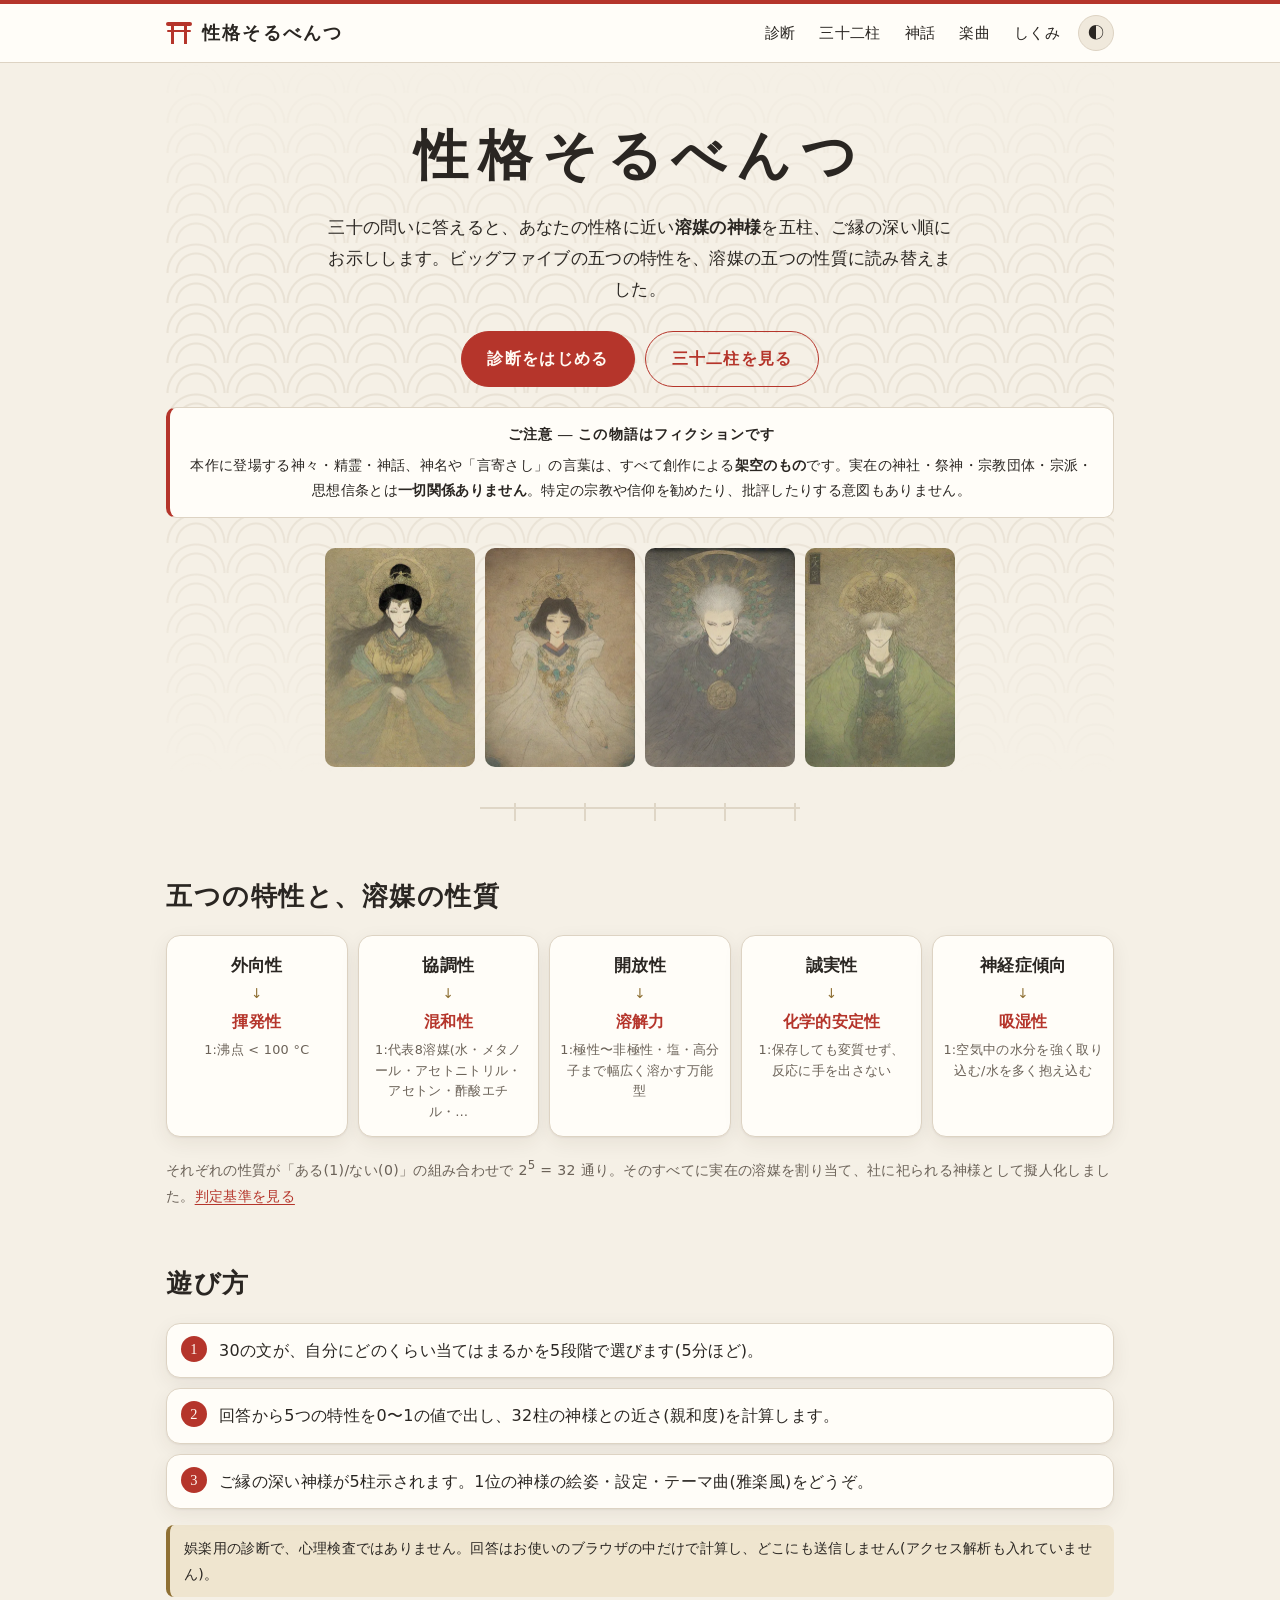
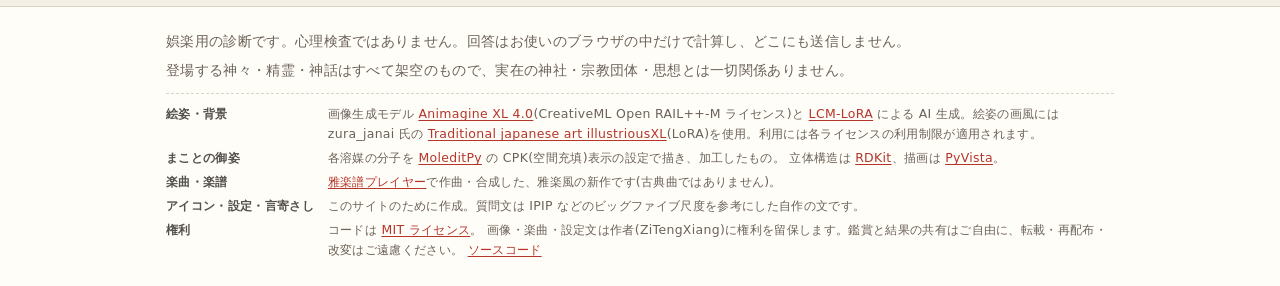
<file: index.html>
<!doctype html>
<html lang="ja">
<head>
<meta charset="utf-8">
<meta name="viewport" content="width=device-width, initial-scale=1">
<title>性格そるべんつ</title>
<meta name="description" content="30の質問から、あなたの性格に近い「溶媒の神様」を占う娯楽用の性格診断。ビッグファイブの5特性を溶媒の性質に読み替えています。">
<meta name="color-scheme" content="light dark">
<meta name="theme-color" content="#f5f0e6" media="(prefers-color-scheme: light)">
<meta name="theme-color" content="#15130f" media="(prefers-color-scheme: dark)">
<meta property="og:title" content="性格そるべんつ">
<meta property="og:description" content="30の質問で、あなたとご縁の深い溶媒の神様を占う性格診断。">
<meta property="og:type" content="website">
<link rel="icon" href="favicon.svg" type="image/svg+xml">
<link rel="stylesheet" href="css/style.css?v=81bb9667">
<script>
  // 保存したテーマを最初に当てる(ちらつき防止)。localStorage が使えなくても動く
  try { var t = localStorage.getItem("seikaku-solvents-theme"); if (t) document.documentElement.dataset.theme = t; } catch (e) {}
</script>
</head>
<body>
<a class="skip" href="#app">本文へ</a>
<header class="site-header">
  <div class="wrap header-inner">
    <a class="brand" href="#/" aria-label="性格そるべんつ トップへ">
      <span class="brand-mark" aria-hidden="true"></span>
      <span class="brand-text">性格そるべんつ</span>
    </a>
    <nav class="nav" aria-label="メニュー">
      <a href="#/quiz" data-nav="quiz">診断</a>
      <a href="#/gods" data-nav="gods">三十二柱</a>
      <a href="#/myth" data-nav="myth">神話</a>
      <a href="#/music" data-nav="music">楽曲</a>
      <a href="#/about" data-nav="about">しくみ</a>
      <button class="theme-toggle" type="button" aria-label="配色を切り替え" title="配色を切り替え"></button>
    </nav>
  </div>
</header>

<main id="app" class="wrap" tabindex="-1">
  <noscript><p class="notice">この診断は JavaScript で動きます。ブラウザの設定で JavaScript を有効にしてください。</p></noscript>
</main>

<footer class="site-footer">
  <div class="wrap">
    <p>娯楽用の診断です。心理検査ではありません。回答はお使いのブラウザの中だけで計算し、どこにも送信しません。</p>
    <p>登場する神々・精霊・神話はすべて架空のもので、実在の神社・宗教団体・思想とは一切関係ありません。</p>
    <dl class="credits" aria-label="クレジット">
      <dt>絵姿・背景</dt>
      <dd>画像生成モデル <a href="https://huggingface.co/cagliostrolab/animagine-xl-4.0">Animagine XL 4.0</a>(CreativeML Open RAIL++-M ライセンス)と
        <a href="https://huggingface.co/latent-consistency/lcm-lora-sdxl">LCM-LoRA</a> による AI 生成。絵姿の画風には zura_janai 氏の
        <a href="https://civitai.com/models/933523">Traditional japanese art illustriousXL</a>(LoRA)を使用。利用には各ライセンスの利用制限が適用されます。</dd>
      <dt>まことの御姿</dt>
      <dd>各溶媒の分子を <a href="https://github.com/HiroYokoyama/python_molecular_editor">MoleditPy</a> の CPK(空間充填)表示の設定で描き、加工したもの。
        立体構造は <a href="https://www.rdkit.org/">RDKit</a>、描画は <a href="https://pyvista.org/">PyVista</a>。</dd>
      <dt>楽曲・楽譜</dt>
      <dd><a href="https://github.com/ZiTengXiang/gagaku-player">雅楽譜プレイヤー</a>で作曲・合成した、雅楽風の新作です(古典曲ではありません)。</dd>
      <dt>アイコン・設定・言寄さし</dt>
      <dd>このサイトのために作成。質問文は IPIP などのビッグファイブ尺度を参考にした自作の文です。</dd>
      <dt>権利</dt>
      <dd>コードは <a href="https://github.com/ZiTengXiang/seikaku-solvents/blob/main/LICENSE">MIT ライセンス</a>。
        画像・楽曲・設定文は作者(ZiTengXiang)に権利を留保します。鑑賞と結果の共有はご自由に、転載・再配布・改変はご遠慮ください。
        <a href="https://github.com/ZiTengXiang/seikaku-solvents">ソースコード</a></dd>
    </dl>
  </div>
</footer>

<script src="data/site.js?v=b5122409"></script>
<script src="js/diagnosis.js?v=174c8363"></script>
<script src="js/app.js?v=cc5ec20f"></script>
</body>
</html>
</file>
<file: css/style.css>
/* 性格そるべんつ ― 神社と雅楽を意識した、落ち着いた和の配色。外部のフォントや解析は読み込まない。 */

:root {
  --bg: #f5f0e6;          /* 生成り */
  --surface: #fffdf8;
  --surface-2: #f0e9dc;
  --ink: #2a2622;         /* 墨 */
  --muted: #6b6258;
  --line: #ddd3c3;
  --accent: #b5352b;      /* 朱 */
  --accent-ink: #fffaf3;
  --accent-soft: #f4e2dc;
  --gold: #8f7034;
  --gold-soft: #efe5cf;
  --indigo: #2f4a6b;      /* 藍(0側の色) */
  --shadow: 0 1px 2px rgb(60 40 20 / .06), 0 6px 20px rgb(60 40 20 / .07);
  --serif: "Shippori Mincho", "Hiragino Mincho ProN", "Yu Mincho", "YuMincho", "Noto Serif JP", "BIZ UDPMincho", serif;
  --sans: "Hiragino Kaku Gothic ProN", "Hiragino Sans", "Yu Gothic UI", "Yu Gothic", "Meiryo", "Noto Sans JP", system-ui, sans-serif;
  --radius: 14px;
  color-scheme: light;
}

@media (prefers-color-scheme: dark) {
  :root:not([data-theme="light"]) {
    --bg: #15130f;
    --surface: #1f1c17;
    --surface-2: #29251e;
    --ink: #ece4d6;
    --muted: #a99e8e;
    --line: #3b352c;
    --accent: #e0644f;
    --accent-ink: #1a0f0b;
    --accent-soft: #3a231d;
    --gold: #d1b06e;
    --gold-soft: #332b1c;
    --indigo: #8fb0d6;
    --shadow: 0 1px 2px rgb(0 0 0 / .3), 0 8px 24px rgb(0 0 0 / .25);
    color-scheme: dark;
  }
}
:root[data-theme="dark"] {
  --bg: #15130f;
  --surface: #1f1c17;
  --surface-2: #29251e;
  --ink: #ece4d6;
  --muted: #a99e8e;
  --line: #3b352c;
  --accent: #e0644f;
  --accent-ink: #1a0f0b;
  --accent-soft: #3a231d;
  --gold: #d1b06e;
  --gold-soft: #332b1c;
  --indigo: #8fb0d6;
  --shadow: 0 1px 2px rgb(0 0 0 / .3), 0 8px 24px rgb(0 0 0 / .25);
  color-scheme: dark;
}

*, *::before, *::after { box-sizing: border-box; }
html { -webkit-text-size-adjust: 100%; }
body {
  margin: 0;
  background: var(--bg);
  color: var(--ink);
  font-family: var(--sans);
  font-size: 16px;
  line-height: 1.85;
  letter-spacing: .02em;
  min-height: 100vh;
  display: flex;
  flex-direction: column;
}
img { max-width: 100%; display: block; }
a { color: var(--accent); text-underline-offset: .2em; }
h1, h2, h3, h4 { font-family: var(--serif); font-weight: 600; line-height: 1.45; letter-spacing: .06em; }
h1 { font-size: clamp(1.7rem, 5vw, 2.4rem); margin: .2em 0 .4em; }
h2 { font-size: clamp(1.25rem, 3.4vw, 1.6rem); margin: 2.2em 0 .8em; }
h3 { font-size: 1.15rem; margin: 1.6em 0 .5em; }
p { margin: .6em 0; }
.wrap { width: 100%; max-width: 980px; margin: 0 auto; padding: 0 16px; }
main { flex: 1; padding-bottom: 64px; outline: none; }
.skip { position: absolute; left: -999px; }
.skip:focus { left: 8px; top: 8px; background: var(--surface); padding: 6px 10px; z-index: 10; }
:focus-visible { outline: 2px solid var(--accent); outline-offset: 2px; }

/* ---- ヘッダー ---- */
.site-header {
  border-top: 4px solid var(--accent);
  border-bottom: 1px solid var(--line);
  background: var(--surface);
  position: sticky; top: 0; z-index: 5;
}
.header-inner { display: flex; align-items: center; justify-content: space-between; gap: 12px; min-height: 58px; }
.brand { display: flex; align-items: center; gap: 10px; text-decoration: none; color: var(--ink); }
.brand-text { font-family: var(--serif); font-weight: 700; font-size: 1.15rem; letter-spacing: .12em; white-space: nowrap; }
.brand-mark { width: 26px; height: 22px; position: relative; flex: none; }
.brand-mark::before, .brand-mark::after { content: ""; position: absolute; background: var(--accent); }
.brand-mark::before { left: 0; right: 0; top: 0; height: 4px; border-radius: 2px;
  box-shadow: 0 7px 0 -1px var(--accent); }
.brand-mark::after { left: 5px; top: 2px; width: 3px; height: 20px; box-shadow: 13px 0 0 var(--accent); }
.nav { display: flex; align-items: center; gap: 4px; }
.nav a { color: var(--ink); text-decoration: none; padding: 6px 10px; border-radius: 8px; font-size: .95rem; white-space: nowrap; }
.nav a:hover { background: var(--surface-2); }
.nav a[aria-current="page"] { color: var(--accent); box-shadow: inset 0 -2px 0 var(--accent); border-radius: 0; }
.theme-toggle {
  width: 36px; height: 36px; border-radius: 50%; border: 1px solid var(--line);
  background: var(--surface-2); color: var(--ink); cursor: pointer; font-size: 1rem; margin-left: 4px;
}
.theme-toggle::before { content: "◐"; }
:root[data-theme="light"] .theme-toggle::before { content: "☀"; }
:root[data-theme="dark"] .theme-toggle::before { content: "☾"; }
@media (max-width: 480px) {
  .header-inner { gap: 6px; }
  .brand { gap: 7px; }
  .brand-text { font-size: .92rem; letter-spacing: .02em; }
  .nav { gap: 0; }
  .nav a { padding: 6px 5px; font-size: .84rem; }
  .theme-toggle { width: 32px; height: 32px; margin-left: 2px; }
}
@media (max-width: 340px) { .brand-mark { display: none; } }

/* ---- フッター ---- */
.site-footer { border-top: 1px solid var(--line); background: var(--surface); color: var(--muted); font-size: .85rem; padding: 18px 0 26px; }
.site-footer p { margin: .3em 0; }

/* ---- 共通部品 ---- */
.btn {
  display: inline-flex; align-items: center; justify-content: center; gap: .5em;
  font: inherit; font-weight: 600; letter-spacing: .08em;
  padding: .75em 1.6em; border-radius: 999px; border: 1px solid var(--accent);
  background: var(--accent); color: var(--accent-ink); text-decoration: none; cursor: pointer;
  transition: transform .1s ease, filter .15s ease;
}
.btn:hover { filter: brightness(1.06); }
.btn:active { transform: translateY(1px); }
.btn.ghost { background: transparent; color: var(--accent); }
.btn.small { padding: .45em 1.1em; font-size: .9rem; }
.btn-row { display: flex; flex-wrap: wrap; gap: 10px; margin: 18px 0; }
.card { background: var(--surface); border: 1px solid var(--line); border-radius: var(--radius); box-shadow: var(--shadow); }
.muted { color: var(--muted); }
.small { font-size: .88rem; }
.notice { background: var(--gold-soft); border-left: 4px solid var(--gold); padding: 10px 14px; border-radius: 8px; }
.eyebrow { font-family: var(--serif); color: var(--gold); letter-spacing: .3em; font-size: .9rem; margin: 0; }

/* 紙垂(しで)風の区切り */
.shide { height: 18px; margin: 28px auto; max-width: 320px;
  background:
    linear-gradient(var(--line), var(--line)) center 4px / 100% 2px no-repeat,
    repeating-linear-gradient(90deg, transparent 0 34px, var(--line) 34px 36px, transparent 36px 70px);
  opacity: .9; }

/* ---- トップ ---- */
.hero { padding: 40px 0 8px; text-align: center; position: relative; }
.hero::before {
  content: ""; position: absolute; inset: 0; z-index: -1; opacity: .5;
  background:
    radial-gradient(circle at 50% 100%, transparent 18px, var(--line) 19px 20px, transparent 21px 27px, var(--line) 28px 29px, transparent 30px) 0 0 / 60px 30px;
  -webkit-mask-image: linear-gradient(to bottom, transparent, #000 30%, #000 60%, transparent);
  mask-image: linear-gradient(to bottom, transparent, #000 30%, #000 60%, transparent);
}
.hero h1 { font-size: clamp(2.1rem, 8vw, 3.4rem); letter-spacing: .18em; margin: .25em 0 .3em; }
.hero .lead { max-width: 640px; margin: 0 auto; font-size: 1.05rem; }
.hero .btn-row { justify-content: center; margin-top: 26px; }
.hero-gallery { display: flex; justify-content: center; gap: 10px; margin: 30px auto 0; max-width: 640px; }
.hero-gallery figure { margin: 0; flex: 1; max-width: 150px; }
.hero-gallery .portrait { border-radius: 10px; }
.mapping { display: grid; grid-template-columns: repeat(5, 1fr); gap: 10px; margin: 18px 0; }
.mapping .card { padding: 14px 10px; text-align: center; }
.mapping .trait { font-family: var(--serif); font-weight: 600; font-size: 1.05rem; }
.mapping .arrow { color: var(--gold); font-size: .85rem; }
.mapping .prop { color: var(--accent); font-family: var(--serif); font-weight: 600; }
.mapping .desc { font-size: .8rem; color: var(--muted); line-height: 1.6; margin-top: 4px; }
@media (max-width: 720px) { .mapping { grid-template-columns: repeat(2, 1fr); } .mapping .card:last-child { grid-column: span 2; } }
.steps { counter-reset: s; list-style: none; padding: 0; display: grid; gap: 10px; }
.steps li { counter-increment: s; padding: 12px 14px 12px 52px; position: relative; }
.steps li::before { content: counter(s); position: absolute; left: 14px; top: 12px; width: 26px; height: 26px; border-radius: 50%;
  background: var(--accent); color: var(--accent-ink); font-family: var(--serif); text-align: center; line-height: 26px; font-size: .9rem; }

/* ---- 質問 ---- */
.quiz { max-width: 640px; margin: 0 auto; padding-top: 22px; }
.progress { display: flex; align-items: center; gap: 12px; font-size: .9rem; color: var(--muted); }
.progress-bar { flex: 1; height: 8px; background: var(--surface-2); border-radius: 99px; overflow: hidden; border: 1px solid var(--line); }
.progress-bar span { display: block; height: 100%; background: linear-gradient(90deg, var(--gold), var(--accent)); transition: width .25s ease; }
.question-card { padding: 28px 22px 22px; margin-top: 16px; }
.question-no { font-family: var(--serif); color: var(--gold); letter-spacing: .2em; font-size: .95rem; margin: 0; }
.question-text { font-family: var(--serif); font-size: clamp(1.2rem, 4.2vw, 1.5rem); font-weight: 600; line-height: 1.7; margin: .4em 0 1.1em; min-height: 3.4em; }
.choices { display: grid; gap: 10px; }
.choice {
  display: flex; align-items: center; gap: 14px; width: 100%; text-align: left;
  font: inherit; color: var(--ink); background: var(--surface); cursor: pointer;
  border: 1px solid var(--line); border-radius: 12px; padding: 14px 16px; min-height: 56px;
  transition: border-color .15s, background .15s;
}
.choice:hover { border-color: var(--accent); }
.choice[aria-pressed="true"] { border-color: var(--accent); background: var(--accent-soft); }
.choice .dot { flex: none; width: 22px; height: 22px; border-radius: 50%; border: 2px solid var(--line); display: grid; place-items: center; }
.choice[aria-pressed="true"] .dot { border-color: var(--accent); }
.choice[aria-pressed="true"] .dot::after { content: ""; width: 10px; height: 10px; border-radius: 50%; background: var(--accent); }
.choice .key { margin-left: auto; color: var(--muted); font-size: .8rem; }
@media (hover: none) { .choice .key { display: none; } }
.quiz-nav { display: flex; justify-content: space-between; align-items: center; margin-top: 16px; gap: 10px; }
.linkish { background: none; border: none; color: var(--muted); font: inherit; cursor: pointer; padding: 6px 4px; text-decoration: underline; text-underline-offset: .2em; }
.linkish:disabled { opacity: .35; cursor: default; }

/* ---- 結果 ---- */
.result-head { text-align: center; padding-top: 26px; }
.feature { display: grid; grid-template-columns: minmax(0, 5fr) minmax(0, 7fr); gap: 0; overflow: hidden; margin-top: 18px; }
.feature .portrait { border-radius: 0; }
.feature .portrait-wrap { background: var(--surface-2); }
.feature-body { padding: 22px 24px 24px; }
@media (max-width: 760px) {
  .feature { grid-template-columns: 1fr; }
  .feature .portrait-wrap { max-width: 420px; margin: 0 auto; width: 100%; }
}
.rank-badge {
  display: inline-flex; align-items: baseline; gap: .2em; font-family: var(--serif); font-weight: 700;
  color: var(--accent); border: 1px solid var(--accent); border-radius: 6px; padding: 0 .6em; line-height: 1.8;
}
.rank-badge .tie { font-size: .8em; font-weight: 600; }
.god-name { font-size: clamp(1.8rem, 6vw, 2.5rem); margin: .25em 0 .1em; letter-spacing: .12em; }
.god-name rt { font-size: .38em; letter-spacing: .1em; color: var(--muted); font-weight: 500; }
.solvent-name { color: var(--muted); margin: 0 0 .6em; }
.solvent-name strong { color: var(--ink); font-weight: 600; }
.scoreline { display: flex; align-items: baseline; flex-wrap: wrap; gap: 6px 18px; margin: 12px 0; }
.affinity { font-family: var(--serif); font-size: 1rem; }
.affinity b { font-size: 2.3rem; color: var(--accent); font-weight: 700; letter-spacing: 0; }
.err { color: var(--muted); font-size: .9rem; }
.codechips { display: inline-flex; gap: 4px; flex-wrap: wrap; vertical-align: middle; }
.chip { display: inline-flex; flex-direction: column; align-items: center; min-width: 40px; padding: 3px 4px 2px; border-radius: 6px;
  font-size: .7rem; line-height: 1.25; border: 1px solid var(--indigo); color: var(--indigo); background: transparent; }
.chip b { font-size: 1rem; font-family: var(--serif); }
.chip.on { background: var(--accent); border-color: var(--accent); color: var(--accent-ink); }
.chip .bl { font-size: .62rem; }
.profile { margin: 14px 0 0; display: grid; grid-template-columns: auto 1fr; gap: 6px 14px; }
.profile dt { font-family: var(--serif); color: var(--gold); font-weight: 600; white-space: nowrap; }
.profile dd { margin: 0; }
@media (max-width: 480px) { .profile { grid-template-columns: 1fr; } .profile dd { margin-bottom: 8px; } }
.solvent-note { font-size: .92rem; padding: 10px 14px; border-radius: 10px; background: var(--surface-2); margin: 14px 0 0; }
.song { margin-top: 16px; padding: 14px 16px; border-radius: 12px; border: 1px solid var(--line); background: var(--gold-soft); }
.song-head { font-family: var(--serif); font-weight: 700; font-size: 1.1rem; letter-spacing: .12em; margin: 0; color: var(--gold); }
.oracle {
  margin: 10px 0 14px; padding: 4px 0 4px 16px; border-left: 3px solid var(--accent);
  font-family: var(--serif); font-size: 1.08rem; line-height: 1.9; color: var(--ink);
}
.oracle::before { content: "「"; }
.oracle::after { content: "」"; }
.song-title { font-family: var(--serif); font-weight: 600; margin: 0 0 6px; }
.song-note { margin: 0 0 8px; font-size: .78rem; line-height: 1.6; color: var(--muted, inherit); opacity: .85; }
.song audio { width: 100%; height: 40px; }

.traits { display: grid; grid-template-columns: minmax(0, 5fr) minmax(0, 6fr); gap: 20px; align-items: center; padding: 20px; }
@media (max-width: 760px) { .traits { grid-template-columns: 1fr; } }
.radar { width: 100%; max-width: 360px; margin: 0 auto; display: block; }
.radar .grid { fill: none; stroke: var(--line); stroke-width: 1; }
.radar .axis { stroke: var(--line); stroke-width: 1; }
.radar .god { fill: none; stroke: var(--gold); stroke-width: 1.5; stroke-dasharray: 4 4; }
.radar .you { fill: var(--accent); fill-opacity: .18; stroke: var(--accent); stroke-width: 2; stroke-linejoin: round; }
.radar .pt { fill: var(--accent); }
.radar text { fill: var(--ink); font-size: 12px; font-family: var(--sans); }
.radar text.prop { fill: var(--muted); font-size: 10.5px; }
.legend { display: flex; justify-content: center; gap: 16px; font-size: .8rem; color: var(--muted); margin-top: 4px; }
.legend i { display: inline-block; width: 18px; height: 0; vertical-align: middle; margin-right: 6px; border-top: 2px solid var(--accent); }
.legend i.g { border-top: 2px dashed var(--gold); }
.bars { display: grid; gap: 14px; }
.bar-row .bar-label { display: flex; justify-content: space-between; align-items: baseline; gap: 8px; font-size: .92rem; }
.bar-row .bar-label b { font-family: var(--serif); }
.bar-row .bar-label .v { font-variant-numeric: tabular-nums; color: var(--accent); font-weight: 600; }
.bar { position: relative; height: 10px; border-radius: 99px; background: var(--surface-2); border: 1px solid var(--line); margin: 4px 0 2px; }
.bar span { position: absolute; left: 0; top: 0; bottom: 0; border-radius: 99px; background: linear-gradient(90deg, var(--gold), var(--accent)); }
.bar::after { content: ""; position: absolute; left: 50%; top: -3px; bottom: -3px; width: 1px; background: var(--muted); opacity: .5; }
.bar-ends { display: flex; justify-content: space-between; font-size: .74rem; color: var(--muted); }

.others { display: grid; grid-template-columns: repeat(4, minmax(0, 1fr)); gap: 12px; }
@media (max-width: 860px) { .others { grid-template-columns: repeat(2, minmax(0, 1fr)); } }
.mini { display: flex; flex-direction: column; text-decoration: none; color: inherit; overflow: hidden; transition: transform .15s; }
.mini:hover { transform: translateY(-2px); }
.mini .portrait { border-radius: 0; }
.mini-body { padding: 10px 12px 12px; }
.mini-rank { font-family: var(--serif); color: var(--accent); font-weight: 700; font-size: .9rem; }
.mini-name { font-family: var(--serif); font-weight: 600; font-size: 1.1rem; margin: 0; line-height: 1.4; }
.mini-name small { display: block; font-size: .7rem; color: var(--muted); font-weight: 400; letter-spacing: .08em; }
.mini-solvent { font-size: .8rem; color: var(--muted); margin: 2px 0 6px; line-height: 1.5; }
.mini-aff { font-size: .85rem; }
.mini-aff b { color: var(--accent); font-size: 1.15rem; font-family: var(--serif); }
.mini-aff .err { font-size: .75rem; display: block; }
.mini-link { display: flex; flex-direction: column; flex: 1; color: inherit; text-decoration: none; }
.mini-foot { padding: 0 12px 12px; }
.clip {
  width: 100%; font: inherit; font-size: .85rem; letter-spacing: .06em; cursor: pointer;
  padding: .45em .8em; border-radius: 99px; border: 1px solid var(--gold); background: var(--gold-soft); color: var(--ink);
}
.clip:hover { border-color: var(--accent); }
.clip.playing { background: var(--accent); border-color: var(--accent); color: var(--accent-ink); }

/* ---- 画像(なければプレースホルダー) ---- */
.portrait { width: 100%; height: auto; aspect-ratio: 600 / 877; object-fit: cover; border-radius: var(--radius); background: var(--surface-2); }
.portrait.placeholder {
  display: grid; place-items: center; text-align: center; position: relative; overflow: hidden;
  background:
    radial-gradient(circle at 50% 38%, var(--gold-soft) 0 32%, transparent 33%),
    linear-gradient(160deg, var(--surface-2), var(--bg));
  color: var(--gold);
}
.portrait.placeholder::before { content: ""; position: absolute; inset: 8%; border: 1px solid var(--line); border-radius: 8px; }
.portrait.placeholder .ph-char { font-family: var(--serif); font-size: clamp(2.6rem, 9vw, 4.6rem); line-height: 1; color: var(--ink); opacity: .75; }
.portrait.placeholder .ph-note { position: absolute; bottom: 12%; left: 0; right: 0; font-size: .72rem; letter-spacing: .2em; color: var(--muted); }
.mini .portrait.placeholder .ph-char { font-size: 2.6rem; }

/* ---- 三十二柱 ---- */
.filters { display: flex; flex-wrap: wrap; gap: 8px; margin: 10px 0 18px; }
.filters button { font: inherit; font-size: .88rem; padding: .35em .9em; border-radius: 99px; border: 1px solid var(--line); background: var(--surface); color: var(--ink); cursor: pointer; }
.filters button[aria-pressed="true"] { background: var(--accent); color: var(--accent-ink); border-color: var(--accent); }
.gods-grid { display: grid; grid-template-columns: repeat(4, minmax(0, 1fr)); gap: 12px; }
@media (max-width: 860px) { .gods-grid { grid-template-columns: repeat(3, minmax(0, 1fr)); } }
@media (max-width: 560px) { .gods-grid { grid-template-columns: repeat(2, minmax(0, 1fr)); } }
.gods-grid .codechips { margin-top: 4px; }
.gods-grid .chip { min-width: 0; flex: 1; padding: 1px 2px; font-size: .58rem; }
.gods-grid .chip b { font-size: .8rem; }

.detail { display: grid; grid-template-columns: minmax(0, 5fr) minmax(0, 7fr); gap: 24px; margin-top: 20px; align-items: start; }
@media (max-width: 760px) { .detail { grid-template-columns: 1fr; } .detail .portrait-wrap { max-width: 420px; margin: 0 auto; width: 100%; } }
.detail .portrait-wrap { position: sticky; top: 76px; }
@media (max-width: 760px) { .detail .portrait-wrap { position: static; } }
.axis-table { width: 100%; border-collapse: collapse; font-size: .9rem; margin-top: 10px; }
.axis-table th, .axis-table td { border-bottom: 1px solid var(--line); padding: 7px 6px; text-align: left; vertical-align: top; }
.axis-table th { font-family: var(--serif); font-weight: 600; white-space: nowrap; }
.axis-table .bit { font-family: var(--serif); font-weight: 700; color: var(--indigo); }
.axis-table .bit.on { color: var(--accent); }
.pager { display: flex; justify-content: space-between; gap: 10px; margin-top: 26px; font-size: .9rem; }

/* ---- しくみ ---- */
.prose { max-width: 760px; }
.table-scroll { overflow-x: auto; -webkit-overflow-scrolling: touch; }
.criteria { width: 100%; border-collapse: collapse; font-size: .9rem; min-width: 560px; }
.criteria th, .criteria td { border: 1px solid var(--line); padding: 8px 10px; vertical-align: top; text-align: left; }
.criteria thead th { background: var(--surface-2); font-family: var(--serif); }
.criteria td:first-child, .criteria td:nth-child(2) { white-space: nowrap; font-family: var(--serif); font-weight: 600; }
.formula { font-family: var(--serif); background: var(--surface-2); padding: 10px 14px; border-radius: 10px; }

.fade-in { animation: fade .35s ease both; }
@keyframes fade { from { opacity: 0; transform: translateY(6px); } to { opacity: 1; transform: none; } }
@media (prefers-reduced-motion: reduce) { .fade-in { animation: none; } * { transition: none !important; } }

/* トップのご注意(フィクションである旨) */
.disclaimer { margin: 20px 0 4px; padding: 14px 16px; border: 1px solid var(--line); border-left: 4px solid var(--accent); border-radius: 10px; background: var(--surface); font-size: .9rem; line-height: 1.75; }
.disclaimer p { margin: 0; }
.disclaimer .disclaimer-head { font-family: var(--serif); font-weight: 700; letter-spacing: .08em; margin-bottom: 6px; }

/* ---- 神話 ---- */
.myth-page { max-width: 820px; margin: 0 auto; }
.myth-page .lead-p { font-size: 1.02rem; }
.myth-page p { line-height: 2; }
.myth-toc { padding: 16px 20px 12px; margin: 22px 0 8px; }
.myth-toc .toc-head { font-family: var(--serif); font-weight: 700; letter-spacing: .3em; color: var(--gold); margin: 0 0 4px; }
.myth-toc ol { list-style: none; margin: 0; padding: 0; }
.myth-toc li { padding: 5px 0; border-top: 1px dashed var(--line); }
.myth-toc li:first-child { border-top: none; }
.myth-toc .toc-l3 { padding-left: 1.4em; }
.myth-toc .toc-ch { font-family: var(--serif); font-weight: 600; color: var(--ink); text-decoration: none; }
.myth-toc .toc-ch:hover { color: var(--accent); }
.myth-toc .toc-gods { display: flex; flex-wrap: wrap; gap: 2px 10px; font-size: .84rem; margin-top: 1px; }
.myth-ch { scroll-margin-top: 70px; }
.myth-ch h2 { border-bottom: 1px solid var(--line); padding-bottom: .3em; }
.myth-ch h2::before { content: ""; display: inline-block; width: .5em; height: .5em; margin-right: .5em; vertical-align: .15em; background: var(--accent); transform: rotate(45deg); }
.myth-l3 h3 { color: var(--gold); font-size: 1.2rem; margin-top: 2em; }
.kami { color: inherit; text-decoration-color: var(--accent); text-decoration-thickness: 1px; font-weight: 600; }
.kami:hover { color: var(--accent); }
.kami-el { color: var(--gold); font-weight: 600; }
.myth-chem, .myth-reason { font-size: .9rem; line-height: 1.85 !important; padding: 10px 14px; border-radius: 10px; margin: 12px 0; }
.myth-chem { background: var(--surface-2); }
.myth-reason { background: var(--gold-soft); border-left: 3px solid var(--gold); }
.myth-tag { display: block; font-family: var(--serif); font-weight: 700; font-size: .84rem; letter-spacing: .1em; color: var(--gold); }
.myth-god { scroll-margin-top: 70px; margin: 22px 0; padding: 4px 0 2px 16px; border-left: 2px solid var(--line); }
.mg-head { display: flex; align-items: center; gap: 12px; text-decoration: none; color: inherit; margin: 0 0 4px; }
.mg-thumb { flex: none; width: 54px; height: 54px; border-radius: 50%; overflow: hidden; background: var(--surface-2); border: 1px solid var(--line); display: grid; place-items: center; }
.mg-thumb img { width: 100%; height: 100%; object-fit: cover; object-position: 50% 12%; }
.mg-ph { font-family: var(--serif); font-size: 1.4rem; color: var(--gold); }
.mg-name { display: flex; flex-direction: column; min-width: 0; }
.mg-god { font-family: var(--serif); font-weight: 700; font-size: 1.3rem; letter-spacing: .1em; line-height: 1.6; }
.mg-god rt { font-size: .5em; color: var(--muted); font-weight: 500; letter-spacing: .08em; }
.mg-solvent { font-size: .8rem; color: var(--muted); }
.mg-more { margin-left: auto; font-size: .82rem; color: var(--accent); white-space: nowrap; }
.mg-head:hover .mg-god { color: var(--accent); }
@media (max-width: 480px) { .mg-more { display: none; } .myth-god { padding-left: 10px; } }
.decl { list-style: none; padding: 0; margin: 14px 0; display: grid; gap: 6px; }
.decl li { padding: 6px 12px; border-radius: 8px; background: var(--surface); border: 1px solid var(--line); font-size: .95rem; line-height: 1.8; }
.primordials { display: grid; grid-template-columns: repeat(5, minmax(0, 1fr)); gap: 10px; margin: 18px 0; }
.pm { margin: 0; text-align: center; padding: 12px 6px 10px; border-radius: 12px; background: var(--surface); border: 1px solid var(--line); }
.pm img, .pm .pm-ph { width: 72px; height: 72px; margin: 0 auto 6px; }
.pm .pm-ph { display: grid; place-items: center; border-radius: 50%; border: 2px solid var(--indigo); font-family: var(--serif); font-size: 1.8rem; color: var(--ink); }
.pm-root { border-color: var(--gold); background: var(--gold-soft); }
.pm figcaption { font-family: var(--serif); font-weight: 700; font-size: .98rem; line-height: 1.5; }
.pm figcaption rt { font-size: .52em; font-weight: 500; color: var(--muted); letter-spacing: 0; }
.pm-role { display: block; font-family: var(--sans); font-weight: 400; font-size: .74rem; color: var(--muted); }
@media (max-width: 620px) { .primordials { grid-template-columns: repeat(2, minmax(0, 1fr)); } .pm-root { grid-column: span 2; } }
.myth-top { text-align: right; margin-top: 30px; }
.origin { margin-top: 16px; padding: 14px 16px; border-radius: 12px; border: 1px solid var(--line); background: var(--surface); }

/* 系譜図 */
.tree-legend { display: flex; flex-wrap: wrap; gap: 4px 14px; align-items: center; margin: 12px 0 4px; }
.tree-legend span { display: inline-flex; align-items: center; gap: 5px; }
.tree-legend .lg { display: inline-block; width: 22px; height: 13px; border-radius: 4px; border: 1.5px solid var(--line); background: var(--surface); }
.lg.k-founder { border: 2.5px solid var(--gold); background: var(--gold-soft); }
.lg.k-self { border: 1.5px dashed var(--indigo); }
.lg.k-ash { border: 1.5px solid var(--accent); }
.lgm { display: inline-grid; place-items: center; width: 17px; height: 17px; border-radius: 50%; font-size: .66rem; font-weight: 700; color: #fff; }
.tree-hint { margin: 2px 0 8px; }
/* 系譜図だけは本文より広く(.wrap いっぱい)使う */
.tree-scroll { overflow-x: auto; -webkit-overflow-scrolling: touch; border: 1px solid var(--line); border-radius: 12px; background: var(--surface); padding: 6px 0; }
.tree { display: block; margin: 0 auto; font-family: var(--sans); }
@media (min-width: 900px) { .tree-scroll { width: min(948px, calc(100vw - 64px)); margin-left: 50%; transform: translateX(-50%); } }
.t-colhead { fill: var(--gold); font-family: var(--serif); font-size: 12px; font-weight: 700; letter-spacing: .1em; }
.t-edge { fill: none; stroke: var(--muted); stroke-width: 1.2; opacity: .45; transition: opacity .15s, stroke .15s; }
.t-couple { fill: none; stroke: var(--gold); stroke-width: 2; }
.t-couple-l { fill: var(--gold); font-family: var(--serif); font-size: 11px; font-weight: 700; }
.t-node rect { fill: var(--surface); stroke: var(--line); stroke-width: 1.5; transition: opacity .15s; }
.t-node.k-founder rect { stroke: var(--gold); stroke-width: 2.5; fill: var(--gold-soft); }
.t-node.k-self rect { stroke: var(--indigo); stroke-dasharray: 4 3; }
.t-node.k-ash rect { stroke: var(--accent); }
.t-node:hover rect, .t-node:focus rect { stroke: var(--accent); stroke-width: 2.5; }
.t-node { cursor: pointer; outline: none; }
.t-name { fill: var(--ink); font-family: var(--serif); font-size: 14px; font-weight: 700; }
.t-sol { fill: var(--muted); font-size: 10.5px; }
.t-mark { stroke: none; }
.m-kin { fill: #8f7034; background: #8f7034; }
.m-sho { fill: #2f4a6b; background: #2f4a6b; }
.m-hai { fill: #4f7a3a; background: #4f7a3a; }
.t-mark-l { fill: #fff; font-size: 9px; font-weight: 700; pointer-events: none; }
.tree.focus .t-node:not(.on) { opacity: .25; }
.tree.focus .t-edge { opacity: .08; }
.tree.focus .t-edge.on { opacity: 1; stroke: var(--accent); stroke-width: 2; }
.tree.focus .t-node.self rect { stroke: var(--accent); stroke-width: 3; }
.tree-table { margin-top: 14px; }
.tree-table summary { cursor: pointer; font-family: var(--serif); font-weight: 600; color: var(--accent); }
.tree-table .criteria { font-size: .82rem; min-width: 720px; }
.tree-table .criteria td:nth-child(2) { white-space: normal; font-family: var(--sans); font-weight: 400; }

/* ナビが4項目になったので、狭い画面では詰め、さらに狭ければ文字のロゴを隠す(鳥居の印は残す) */
@media (max-width: 480px) {
  .nav { gap: 0; }
  .nav a { padding: 6px 5px; font-size: .9rem; }
  .brand { gap: 7px; }
  .brand-text { font-size: 1rem; letter-spacing: .04em; }
}
@media (max-width: 430px) { .brand-text { display: none; } }

/* 楽曲ページ */
.music-page h2[id] { scroll-margin-top: 70px; }
.music-toc { display: flex; flex-wrap: wrap; gap: 8px 16px; margin: 14px 0 6px; font-size: .92rem; }
.music-grid { display: grid; grid-template-columns: repeat(2, minmax(0, 1fr)); gap: 14px; }
.music-card { padding: 16px; }
.music-card p { margin: 0 0 8px; line-height: 1.75; font-size: .93rem; }
.music-head { display: flex; gap: 14px; align-items: center; margin-bottom: 8px; }
.music-thumb { flex: 0 0 74px; }
.music-thumb .portrait { width: 74px; height: auto; border-radius: 10px; }
.music-thumb .portrait.placeholder { height: 108px; }
.music-thumb .ph-note { display: none; }
.music-icon { flex: 0 0 72px; width: 72px; height: 72px; }
.music-title { font-family: var(--serif); font-weight: 700; font-size: 1.15rem; letter-spacing: .06em; margin: 0 0 2px !important; }
.music-god { margin: 0 !important; }
.music-sub { font-family: var(--serif); font-size: .85rem; letter-spacing: .12em; color: var(--gold); margin: 12px 0 4px; }
.song-meta { display: grid; grid-template-columns: auto 1fr; gap: 2px 12px; margin: 0 0 8px; font-size: .88rem; }
.song-meta dt { color: var(--muted); }
.song-meta dd { margin: 0; }
.mode-line { font-size: .82rem !important; color: var(--muted); }
.mode-tag { display: inline-block; margin-right: 6px; padding: 0 .5em; border: 1px solid var(--line); border-radius: 999px; color: var(--accent); text-decoration: none; font-weight: 700; }
.music-card audio { width: 100%; height: 40px; margin-top: 6px; }
.mode-grid { display: grid; grid-template-columns: repeat(3, minmax(0, 1fr)); gap: 12px; }
.mode-card { padding: 14px 16px; }
.mode-card p { margin: 0 0 6px; line-height: 1.7; font-size: .92rem; }
.linklike { background: none; border: 0; padding: 0; color: var(--accent); text-decoration: underline; cursor: pointer; font: inherit; }
@media (max-width: 760px) {
  .music-grid, .mode-grid { grid-template-columns: minmax(0, 1fr); }
}

/* 楽譜(縦をそろえた譜面) */
details.score { margin-top: 10px; border-top: 1px dashed var(--line); padding-top: 8px; }
details.score summary { cursor: pointer; font-size: .9rem; color: var(--accent); }
.score-info { font-family: var(--serif); font-weight: 700; margin: 8px 0 4px !important; }
.score-comments p { margin: 0 !important; font-size: .82rem !important; color: var(--muted); line-height: 1.6 !important; }
.score-sys { font-family: var(--serif); font-size: .82rem !important; letter-spacing: .1em; color: var(--gold); margin: 12px 0 2px !important; }
.score-scroll { overflow-x: auto; -webkit-overflow-scrolling: touch; border: 1px solid var(--line); border-radius: 8px; background: var(--surface-2); }
.score-table { border-collapse: collapse; font-family: var(--serif); font-size: .9rem; white-space: nowrap; }
.score-table th, .score-table td { padding: 3px 7px; text-align: left; border-bottom: 1px solid var(--line); }
.score-table tbody tr:last-child th, .score-table tbody tr:last-child td { border-bottom: 0; }
.score-table th[scope=row] { position: sticky; left: 0; background: var(--surface-2); font-weight: 700; color: var(--gold); border-right: 1px solid var(--line); }
.score-table .bar-no { font-size: .7rem; color: var(--muted); font-weight: 400; border-left: 1px solid var(--line); }
.score-table td.bar-end { border-right: 1px solid var(--ink); }
.score-table td.rest, .score-table td.hold { color: var(--muted); opacity: .6; }
.score-raw { overflow-x: auto; font-size: .8rem; }

/* 楽曲ページ: 太祖・天大輝星主の欄(恒星の絵を背景に、2列ぶんの幅で四柱の上へ) */
.primordial-card.star-card { grid-column: 1 / -1; padding: 28px 30px; min-height: 380px; border-color: #8f7034;
  background-size: cover; background-position: center; color: #f6efe3; }
.star-card .music-icon { width: 104px; height: 104px; flex-basis: 104px; }
.star-card .music-title { font-size: 1.6rem; color: #fff8ec; }
.star-card .music-title rt { color: #e9d9b8; }
.star-card .music-sub { color: #e8c77a; }
.star-card p, .star-card .song-meta dd { color: #f6efe3; }
.star-card .song-meta dt, .star-card .muted, .star-card .mode-line { color: #d8ccb8 !important; }
.star-card .mode-tag { background: rgb(255 255 255 / .1); border-color: rgb(255 255 255 / .35); color: #ffd9a0; }
.star-card a { color: #ffd9a0; }
.star-card details.score { border-top-color: rgb(255 255 255 / .3); }
.star-card details.score summary { color: #ffd9a0; }
.star-card .score-comments p { color: #d8ccb8 !important; }
@media (min-width: 761px) { .star-card > p, .star-card > .song-meta { max-width: 760px; } }

/* 柱の詳細: 絵姿 ⇄ まことの御姿 のカードめくり */
.flip { display: block; width: 100%; padding: 0; border: 0; background: none; cursor: pointer; perspective: 1400px; border-radius: var(--radius); }
.flip:focus-visible { outline: 3px solid var(--accent); outline-offset: 4px; }
.flip-inner { position: relative; display: block; transition: transform .8s cubic-bezier(.3, .7, .2, 1); transform-style: preserve-3d; }
.flip.flipped .flip-inner { transform: rotateY(180deg); }
.flip-face { display: block; backface-visibility: hidden; -webkit-backface-visibility: hidden; border-radius: var(--radius); }
.flip-face .portrait { display: block; }
.flip-back { position: absolute; inset: 0; transform: rotateY(180deg); background: #0d0b14; overflow: hidden; }
.flip-back .portrait { width: 100%; height: 100%; }
.flip-caption { position: absolute; left: 0; right: 0; bottom: 0; padding: 26px 14px 14px; text-align: center; color: #f6efe3;
  font-family: var(--serif); letter-spacing: .3em; font-size: 1rem; background: linear-gradient(transparent, rgb(8 6 14 / .8)); }
.flip-caption small { display: block; margin-top: 4px; font-size: .72rem; letter-spacing: .08em; color: #d8ccb8; font-family: var(--sans); }
.flip-hint { text-align: center; margin: 8px 0 0; }
@media (prefers-reduced-motion: reduce) {
  .flip-inner { transition: none; }
}

/* しくみページ: ページ内リンク(#/about#how・#forms)の着地点がヘッダーに隠れないように */
.prose h2[id], .prose h3[id] { scroll-margin-top: 76px; }

/* 診断結果: 32柱すべて同率のときの「最初の五柱」 */
.primordial-feature { display: block; background-size: cover; background-position: center; color: #f6efe3; border-color: #8f7034; }
.primordial-feature .feature-body { max-width: 780px; margin: 0 auto; }
.primordial-feature .god-name { color: #fff8ec; letter-spacing: .3em; }
.primordial-feature .solvent-name, .primordial-feature p, .primordial-feature dd { color: #f6efe3; }
.primordial-feature dt, .primordial-feature .err, .primordial-feature small { color: #d8ccb8; }
.primordial-feature .affinity b { color: #ffd9a0; }
.primordial-feature a { color: #ffd9a0; }
.primordial-feature .song { background: rgb(255 255 255 / .06); border-color: rgb(255 255 255 / .18); }
.primordial-feature .song-head { color: #e8c77a; }
.primordial-feature .oracle { color: #fff8ec; border-left-color: #e8c77a; }
.primordial-feature .solvent-note { background: rgb(255 255 255 / .06); }
.primordial-icons { display: grid; grid-template-columns: repeat(5, minmax(0, 1fr)); gap: 8px; margin: 14px 0; }
.primordial-icons figure { margin: 0; text-align: center; }
.primordial-icons img { width: 100%; max-width: 72px; height: auto; }
.primordial-icons figcaption { font-family: var(--serif); font-size: .82rem; line-height: 1.4; }
.primordial-icons figcaption rt { font-size: .5rem; color: #d8ccb8; }
.primordial-icons figcaption small { display: block; font-family: var(--sans); font-size: .66rem; }
.pr-song { margin-top: 10px; }
.pr-song .song-title { margin-bottom: 4px; }
.pr-song audio { width: 100%; height: 36px; }
@media (max-width: 560px) {
  .primordial-icons { grid-template-columns: repeat(3, minmax(0, 1fr)); row-gap: 14px; }
  .primordial-icons img { max-width: 60px; }
}

/* フッターのクレジット */
.site-footer .credits { display: grid; grid-template-columns: max-content 1fr; gap: 4px 14px; margin: 10px 0 0; padding-top: 10px; border-top: 1px dashed var(--line); font-size: .78rem; line-height: 1.6; }
.site-footer .credits dt { font-weight: 700; color: var(--ink); opacity: .8; }
.site-footer .credits dd { margin: 0; }
@media (max-width: 560px) {
  .site-footer .credits { grid-template-columns: 1fr; gap: 0; }
  .site-footer .credits dd { margin-bottom: 6px; }
}
</file>
